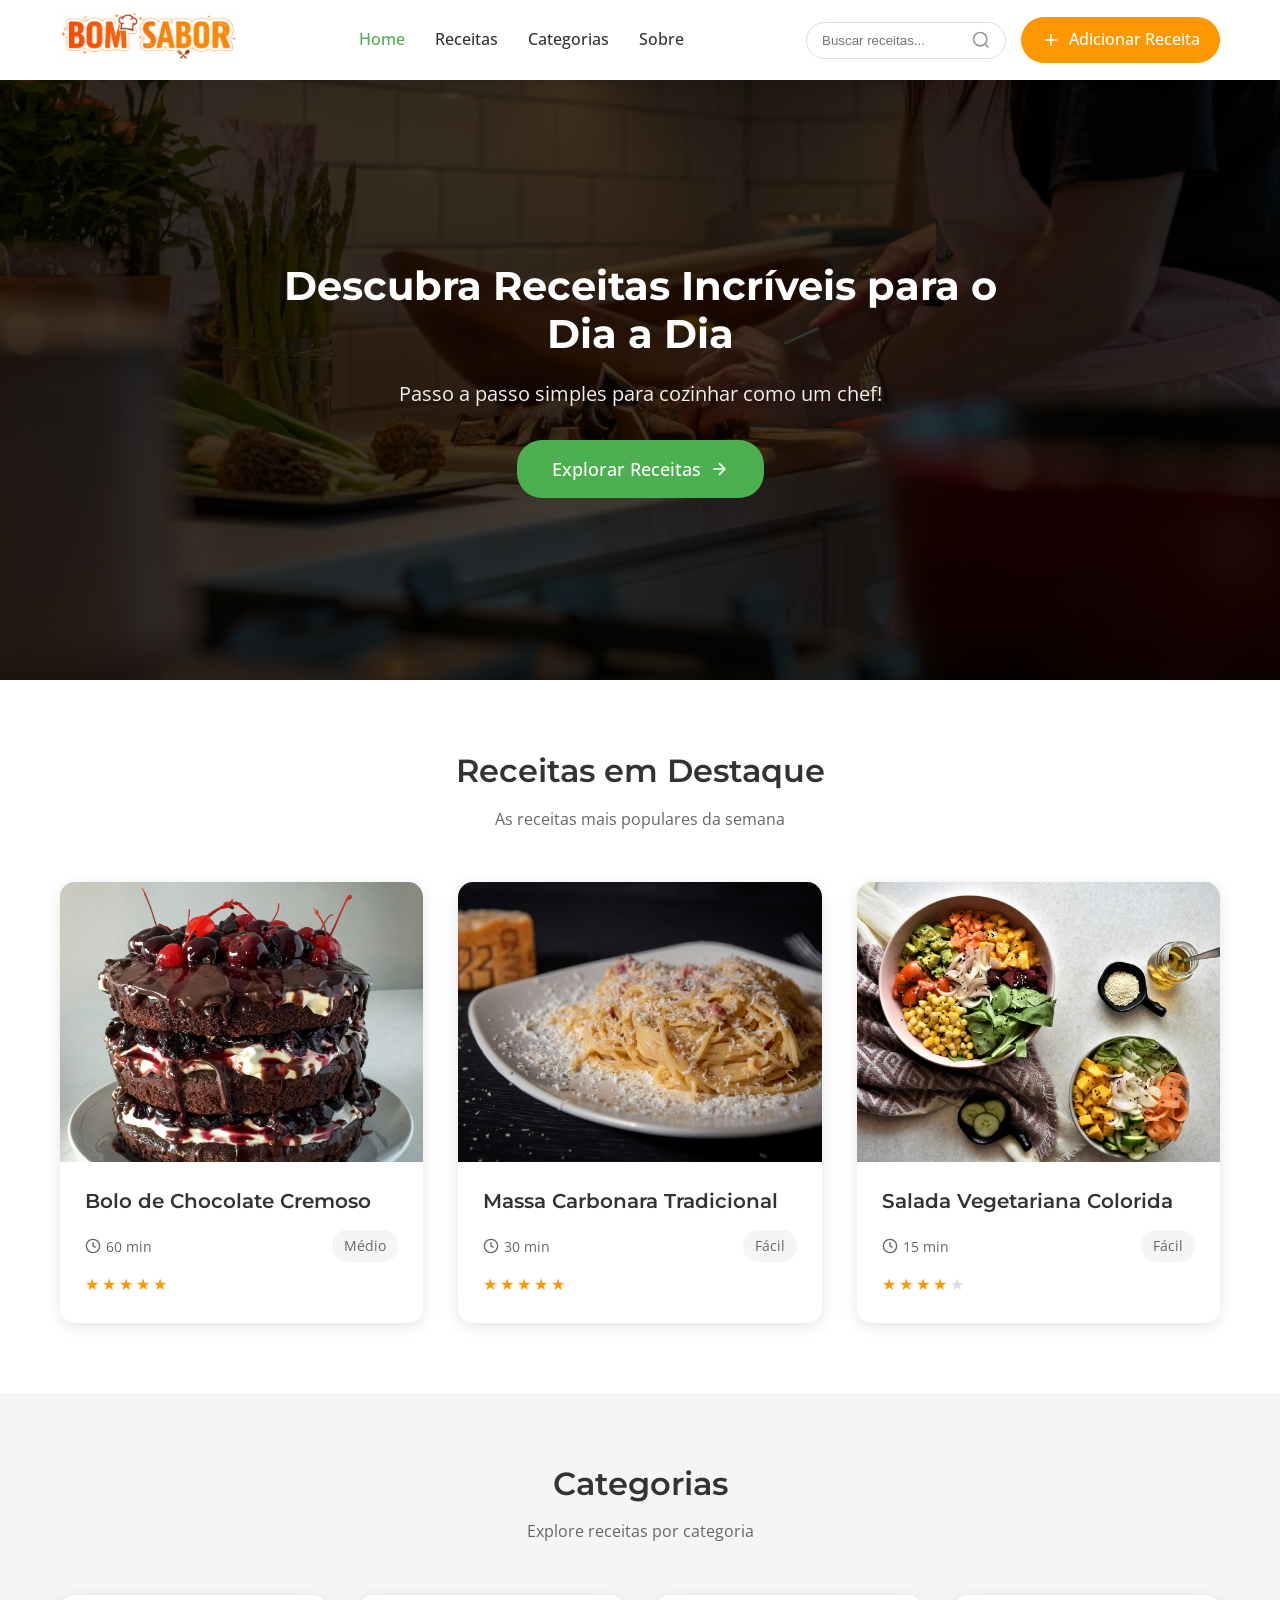
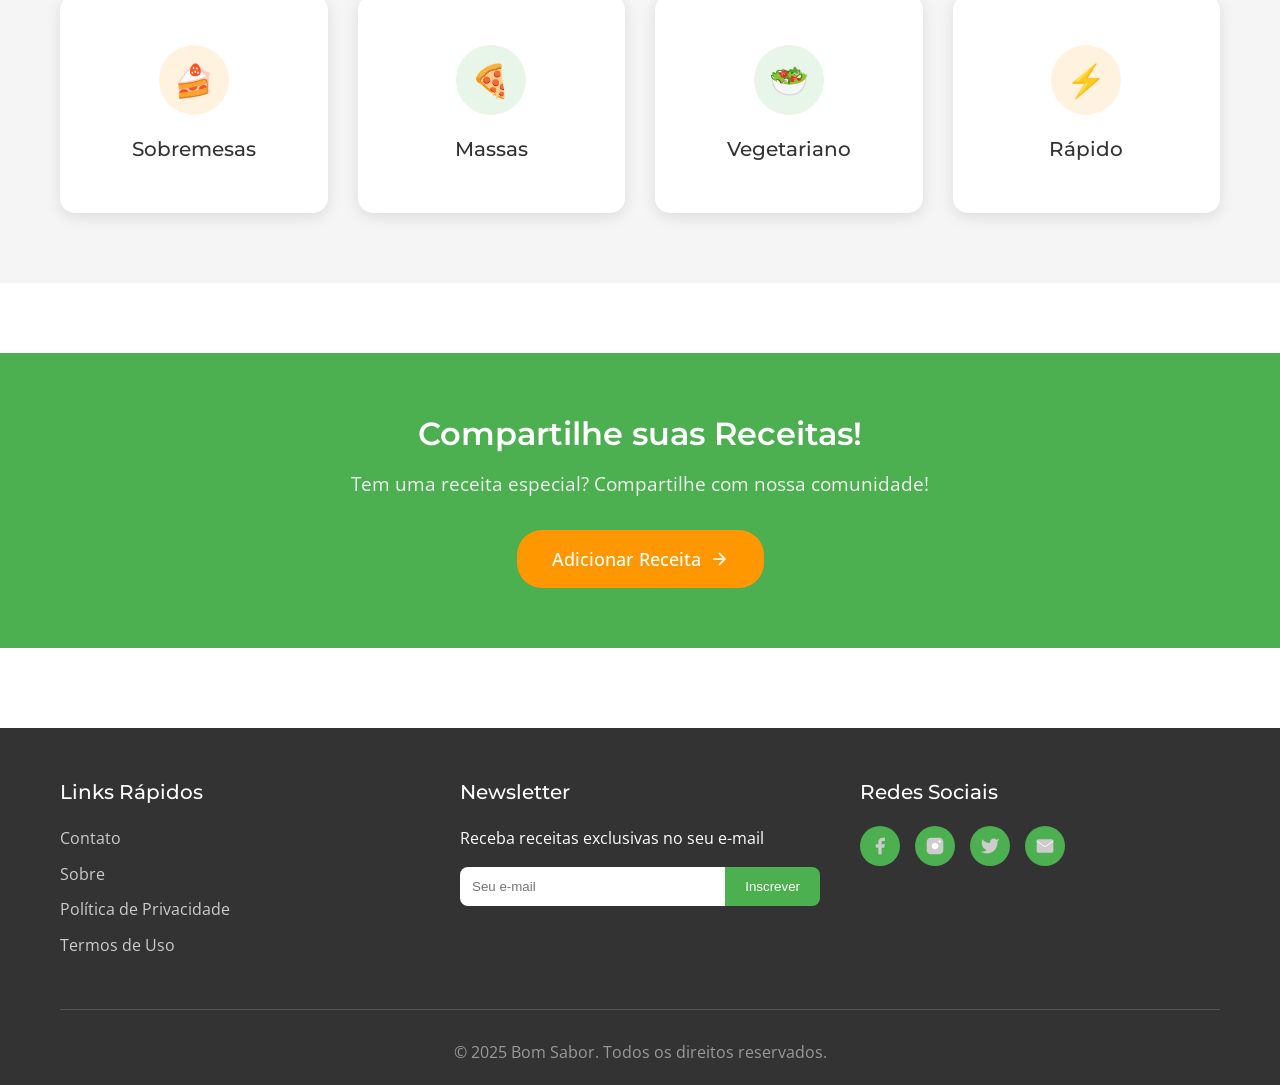
<file: index.html>
<!DOCTYPE html>
<html lang="pt-BR">
<head>
  <meta charset="UTF-8">
  <meta name="viewport" content="width=device-width, initial-scale=1.0">
  <title>Bom Sabor - Receitas Fáceis</title>
  <link rel="stylesheet" href="css/style.css">
  <link rel="shortcut icon" href="img/icone-bomsabor.png" type="image/x-icon">
</head>
<body>
  <!-- Cabeçalho -->
  <header id="header">
    <div class="container">
      <div class="header-content">
        <a href="#home" class="logo">
          <img src="img/logo-bomsabor.png" alt="Bom Sabor">
        </a>

        <nav class="nav-menu">
          <a href="#home" class="nav-link active">Home</a>
          <a href="#receitas" class="nav-link">Receitas</a>
          <a href="#categorias" class="nav-link">Categorias</a>
          <a href="sobre.html" class="nav-link">Sobre</a>
        </nav>

        <div class="header-actions">
          <div class="search-box">
            <input type="text" id="searchInput" placeholder="Buscar receitas...">
            <svg class="search-icon" width="20" height="20" viewBox="0 0 24 24" fill="none" stroke="currentColor" stroke-width="2">
              <circle cx="11" cy="11" r="8"></circle>
              <path d="m21 21-4.35-4.35"></path>
            </svg>
          </div>
          <a href="#adicionar" class="btn btn-primary">
            <svg width="20" height="20" viewBox="0 0 24 24" fill="none" stroke="currentColor" stroke-width="2">
              <path d="M12 5v14M5 12h14"/>
            </svg>
            <span class="btn-text">Adicionar Receita</span>
          </a>
        </div>

      </div>
    </div>
  </header>

  <!-- Conteúdo Main -->
  <main id="mainContent"></main>

  <!-- Rodapé -->
  <footer id="footer">
    <div class="container">
      <div class="footer-content">
        <div class="footer-section">
          <h4>Links Rápidos</h4>
          <ul>
            <li><a href="contato.html">Contato</a></li>
            <li><a href="sobre.html">Sobre</a></li>
            <li><a href="#privacidade">Política de Privacidade</a></li>
            <li><a href="#termos">Termos de Uso</a></li>
          </ul>
        </div>

        <div class="footer-section">
          <h4>Newsletter</h4>
          <p>Receba receitas exclusivas no seu e-mail</p>
          <form id="newsletterForm" class="newsletter-form">
            <input type="email" placeholder="Seu e-mail" required>
            <button type="submit">Inscrever</button>
          </form>
          <p id="newsletterMsg" class="newsletter-msg"></p>
        </div>

        <div class="footer-section">
          <h4>Redes Sociais</h4>
          <div class="social-icons">
            <a href="#" class="social-icon">
              <svg width="20" height="20" viewBox="0 0 24 24" fill="currentColor">
                <path d="M18 2h-3a5 5 0 0 0-5 5v3H7v4h3v8h4v-8h3l1-4h-4V7a1 1 0 0 1 1-1h3z"></path>
              </svg>
            </a>
            <a href="#" class="social-icon">
              <svg width="20" height="20" viewBox="0 0 24 24" fill="currentColor">
                <rect x="2" y="2" width="20" height="20" rx="5" ry="5"></rect>
                <path d="M16 11.37A4 4 0 1 1 12.63 8 4 4 0 0 1 16 11.37z" fill="#fff"></path>
                <circle cx="17.5" cy="6.5" r="1.5" fill="#fff"></circle>
              </svg>
            </a>
            <a href="#" class="social-icon">
              <svg width="20" height="20" viewBox="0 0 24 24" fill="currentColor">
                <path d="M23 3a10.9 10.9 0 0 1-3.14 1.53 4.48 4.48 0 0 0-7.86 3v1A10.66 10.66 0 0 1 3 4s-4 9 5 13a11.64 11.64 0 0 1-7 2c9 5 20 0 20-11.5a4.5 4.5 0 0 0-.08-.83A7.72 7.72 0 0 0 23 3z"></path>
              </svg>
            </a>
            <a href="#" class="social-icon">
              <svg width="20" height="20" viewBox="0 0 24 24" fill="currentColor">
                <path d="M4 4h16c1.1 0 2 .9 2 2v12c0 1.1-.9 2-2 2H4c-1.1 0-2-.9-2-2V6c0-1.1.9-2 2-2z"></path>
                <polyline points="22,6 12,13 2,6" stroke="#fff" fill="none"></polyline>
              </svg>
            </a>
          </div>
        </div>
      </div>

      <div class="footer-bottom">
        <p>&copy; 2025 Bom Sabor. Todos os direitos reservados.</p>
      </div>
    </div>
  </footer>

  <script src="js/script.js"></script>
</body>
</html>
</file>
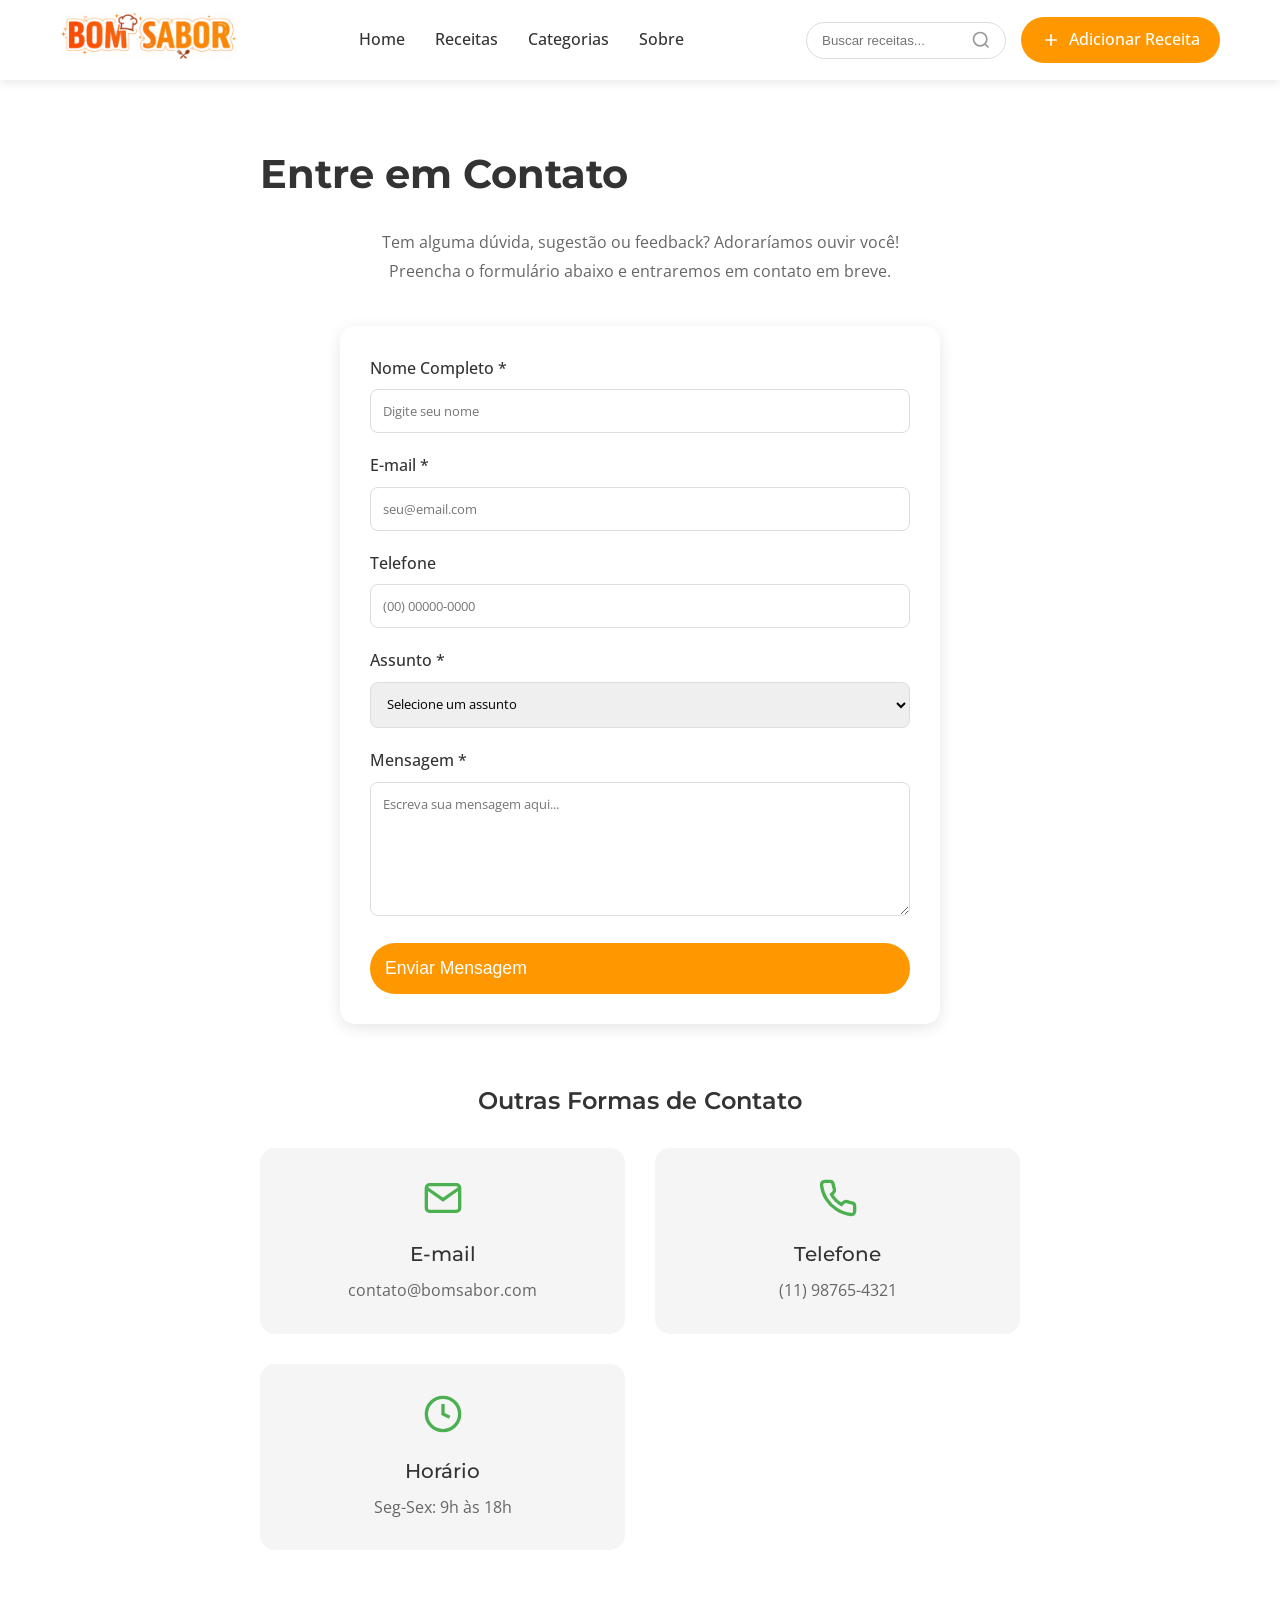
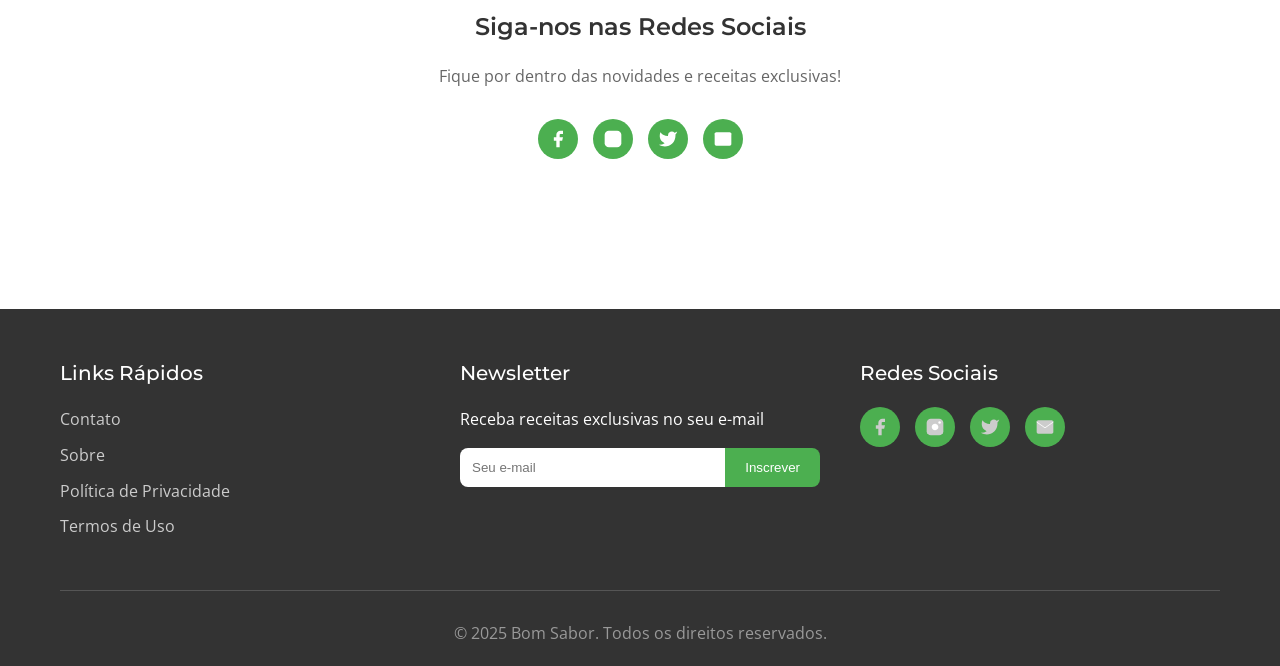
<file: contato.html>
<!DOCTYPE html>
<html lang="pt-BR">
<head>
  <meta charset="UTF-8">
  <meta name="viewport" content="width=device-width, initial-scale=1.0">
  <title>Contato - Bom Sabor</title>
  <link rel="stylesheet" href="css/style.css">
  <link rel="shortcut icon" href="img/icone-bomsabor.png" type="image/x-icon">
</head>
<body>
  <!-- Cabeçalho -->
  <header id="header">
    <div class="container">
      <div class="header-content">
        <a href="index.html" class="logo">
          <img src="img/logo-bomsabor.png" alt="Bom Sabor">
        </a>

        <nav class="nav-menu">
          <a href="index.html" class="nav-link">Home</a>
          <a href="index.html#receitas" class="nav-link">Receitas</a>
          <a href="index.html#categorias" class="nav-link">Categorias</a>
          <a href="sobre.html" class="nav-link">Sobre</a>
        </nav>

        <div class="header-actions">
          <div class="search-box">
            <input type="text" id="searchInput" placeholder="Buscar receitas...">
            <svg class="search-icon" width="20" height="20" viewBox="0 0 24 24" fill="none" stroke="currentColor" stroke-width="2">
              <circle cx="11" cy="11" r="8"></circle>
              <path d="m21 21-4.35-4.35"></path>
            </svg>
          </div>
          <a href="index.html#adicionar" class="btn btn-primary">
            <svg width="20" height="20" viewBox="0 0 24 24" fill="none" stroke="currentColor" stroke-width="2">
              <path d="M12 5v14M5 12h14"/>
            </svg>
            <span class="btn-text">Adicionar Receita</span>
          </a>
        </div>

      </div>
    </div>
  </header>

  <!-- Conteúdo do main -->
  <main>
    <section class="section">
      <div class="container" style="max-width: 800px;">
        <h1 style="margin-bottom: 30px;">Entre em Contato</h1>
        
        <p style="margin-bottom: 40px; line-height: 1.8; text-align: center; color: #666;">
          Tem alguma dúvida, sugestão ou feedback? Adoraríamos ouvir você!<br>
          Preencha o formulário abaixo e entraremos em contato em breve.
        </p>

        <div class="form-box" style="max-width: 600px; margin: 0 auto;">
          <form onsubmit="event.preventDefault(); alert('Mensagem enviada com sucesso! Entraremos em contato em breve.'); this.reset();">
            <div class="form-group">
              <label for="nome">Nome Completo *</label>
              <input type="text" id="nome" placeholder="Digite seu nome" required>
            </div>

            <div class="form-group">
              <label for="email">E-mail *</label>
              <input type="email" id="email" placeholder="seu@email.com" required>
            </div>

            <div class="form-group">
              <label for="telefone">Telefone</label>
              <input type="tel" id="telefone" placeholder="(00) 00000-0000">
            </div>

            <div class="form-group">
              <label for="assunto">Assunto *</label>
              <select id="assunto" required>
                <option value="">Selecione um assunto</option>
                <option value="duvida">Dúvida</option>
                <option value="sugestao">Sugestão</option>
                <option value="problema">Reportar Problema</option>
                <option value="parceria">Parceria</option>
                <option value="outro">Outro</option>
              </select>
            </div>

            <div class="form-group">
              <label for="mensagem">Mensagem *</label>
              <textarea id="mensagem" rows="6" placeholder="Escreva sua mensagem aqui..." required></textarea>
            </div>

            <button type="submit" class="btn btn-primary" style="width: 100%; padding: 15px; font-size: 1.1rem;">
              Enviar Mensagem
            </button>
          </form>
        </div>

        <!-- Informação de contato -->
        <div style="margin-top: 60px; text-align: center;">
          <h3 style="margin-bottom: 30px;">Outras Formas de Contato</h3>
          
          <div style="display: grid; grid-template-columns: repeat(auto-fit, minmax(250px, 1fr)); gap: 30px; max-width: 800px; margin: 0 auto;">
            <div style="padding: 30px; background: #f5f5f5; border-radius: 15px;">
              <svg width="40" height="40" viewBox="0 0 24 24" fill="none" stroke="#4CAF50" stroke-width="2" style="margin-bottom: 15px;">
                <path d="M4 4h16c1.1 0 2 .9 2 2v12c0 1.1-.9 2-2 2H4c-1.1 0-2-.9-2-2V6c0-1.1.9-2 2-2z"></path>
                <polyline points="22,6 12,13 2,6"></polyline>
              </svg>
              <h4 style="margin-bottom: 10px;">E-mail</h4>
              <p style="color: #666;">contato@bomsabor.com</p>
            </div>

            <div style="padding: 30px; background: #f5f5f5; border-radius: 15px;">
              <svg width="40" height="40" viewBox="0 0 24 24" fill="none" stroke="#4CAF50" stroke-width="2" style="margin-bottom: 15px;">
                <path d="M22 16.92v3a2 2 0 0 1-2.18 2 19.79 19.79 0 0 1-8.63-3.07 19.5 19.5 0 0 1-6-6 19.79 19.79 0 0 1-3.07-8.67A2 2 0 0 1 4.11 2h3a2 2 0 0 1 2 1.72 12.84 12.84 0 0 0 .7 2.81 2 2 0 0 1-.45 2.11L8.09 9.91a16 16 0 0 0 6 6l1.27-1.27a2 2 0 0 1 2.11-.45 12.84 12.84 0 0 0 2.81.7A2 2 0 0 1 22 16.92z"></path>
              </svg>
              <h4 style="margin-bottom: 10px;">Telefone</h4>
              <p style="color: #666;">(11) 98765-4321</p>
            </div>

            <div style="padding: 30px; background: #f5f5f5; border-radius: 15px;">
              <svg width="40" height="40" viewBox="0 0 24 24" fill="none" stroke="#4CAF50" stroke-width="2" style="margin-bottom: 15px;">
                <circle cx="12" cy="12" r="10"></circle>
                <polyline points="12 6 12 12 16 14"></polyline>
              </svg>
              <h4 style="margin-bottom: 10px;">Horário</h4>
              <p style="color: #666;">Seg-Sex: 9h às 18h</p>
            </div>
          </div>
        </div>

        <!-- Redes Sociais -->
        <div style="margin-top: 60px; text-align: center;">
          <h3 style="margin-bottom: 20px;">Siga-nos nas Redes Sociais</h3>
          <p style="color: #666; margin-bottom: 30px;">Fique por dentro das novidades e receitas exclusivas!</p>
          
          <div class="social-icons" style="justify-content: center;">
            <a href="#" class="social-icon">
              <svg width="20" height="20" viewBox="0 0 24 24" fill="currentColor">
                <path d="M18 2h-3a5 5 0 0 0-5 5v3H7v4h3v8h4v-8h3l1-4h-4V7a1 1 0 0 1 1-1h3z"></path>
              </svg>
            </a>
            <a href="#" class="social-icon">
              <svg width="20" height="20" viewBox="0 0 24 24" fill="currentColor">
                <rect x="2" y="2" width="20" height="20" rx="5" ry="5"></rect>
                <path d="M16 11.37A4 4 0 1 1 12.63 8 4 4 0 0 1 16 11.37z" fill="#fff"></path>
                <circle cx="17.5" cy="6.5" r="1.5" fill="#fff"></circle>
              </svg>
            </a>
            <a href="#" class="social-icon">
              <svg width="20" height="20" viewBox="0 0 24 24" fill="currentColor">
                <path d="M23 3a10.9 10.9 0 0 1-3.14 1.53 4.48 4.48 0 0 0-7.86 3v1A10.66 10.66 0 0 1 3 4s-4 9 5 13a11.64 11.64 0 0 1-7 2c9 5 20 0 20-11.5a4.5 4.5 0 0 0-.08-.83A7.72 7.72 0 0 0 23 3z"></path>
              </svg>
            </a>
            <a href="#" class="social-icon">
              <svg width="20" height="20" viewBox="0 0 24 24" fill="currentColor">
                <path d="M4 4h16c1.1 0 2 .9 2 2v12c0 1.1-.9 2-2 2H4c-1.1 0-2-.9-2-2V6c0-1.1.9-2 2-2z"></path>
                <polyline points="22,6 12,13 2,6" stroke="#fff" fill="none"></polyline>
              </svg>
            </a>
          </div>
        </div>
      </div>
    </section>
  </main>

  <!-- Rodapé -->
  <footer id="footer">
    <div class="container">
      <div class="footer-content">
        <div class="footer-section">
          <h4>Links Rápidos</h4>
          <ul>
            <li><a href="contato.html">Contato</a></li>
            <li><a href="sobre.html">Sobre</a></li>
            <li><a href="#privacidade">Política de Privacidade</a></li>
            <li><a href="#termos">Termos de Uso</a></li>
          </ul>
        </div>

        <div class="footer-section">
          <h4>Newsletter</h4>
          <p>Receba receitas exclusivas no seu e-mail</p>
          <form class="newsletter-form" onsubmit="event.preventDefault(); alert('Obrigado por se inscrever!');">
            <input type="email" placeholder="Seu e-mail" required>
            <button type="submit">Inscrever</button>
          </form>
        </div>

        <div class="footer-section">
          <h4>Redes Sociais</h4>
          <div class="social-icons">
            <a href="#" class="social-icon">
              <svg width="20" height="20" viewBox="0 0 24 24" fill="currentColor">
                <path d="M18 2h-3a5 5 0 0 0-5 5v3H7v4h3v8h4v-8h3l1-4h-4V7a1 1 0 0 1 1-1h3z"></path>
              </svg>
            </a>
            <a href="#" class="social-icon">
              <svg width="20" height="20" viewBox="0 0 24 24" fill="currentColor">
                <rect x="2" y="2" width="20" height="20" rx="5" ry="5"></rect>
                <path d="M16 11.37A4 4 0 1 1 12.63 8 4 4 0 0 1 16 11.37z" fill="#fff"></path>
                <circle cx="17.5" cy="6.5" r="1.5" fill="#fff"></circle>
              </svg>
            </a>
            <a href="#" class="social-icon">
              <svg width="20" height="20" viewBox="0 0 24 24" fill="currentColor">
                <path d="M23 3a10.9 10.9 0 0 1-3.14 1.53 4.48 4.48 0 0 0-7.86 3v1A10.66 10.66 0 0 1 3 4s-4 9 5 13a11.64 11.64 0 0 1-7 2c9 5 20 0 20-11.5a4.5 4.5 0 0 0-.08-.83A7.72 7.72 0 0 0 23 3z"></path>
              </svg>
            </a>
            <a href="#" class="social-icon">
              <svg width="20" height="20" viewBox="0 0 24 24" fill="currentColor">
                <path d="M4 4h16c1.1 0 2 .9 2 2v12c0 1.1-.9 2-2 2H4c-1.1 0-2-.9-2-2V6c0-1.1.9-2 2-2z"></path>
                <polyline points="22,6 12,13 2,6" stroke="#fff" fill="none"></polyline>
              </svg>
            </a>
          </div>
        </div>
      </div>

      <div class="footer-bottom">
        <p>&copy; 2025 Bom Sabor. Todos os direitos reservados.</p>
      </div>
    </div>
  </footer>
</body>
</html>
</file>
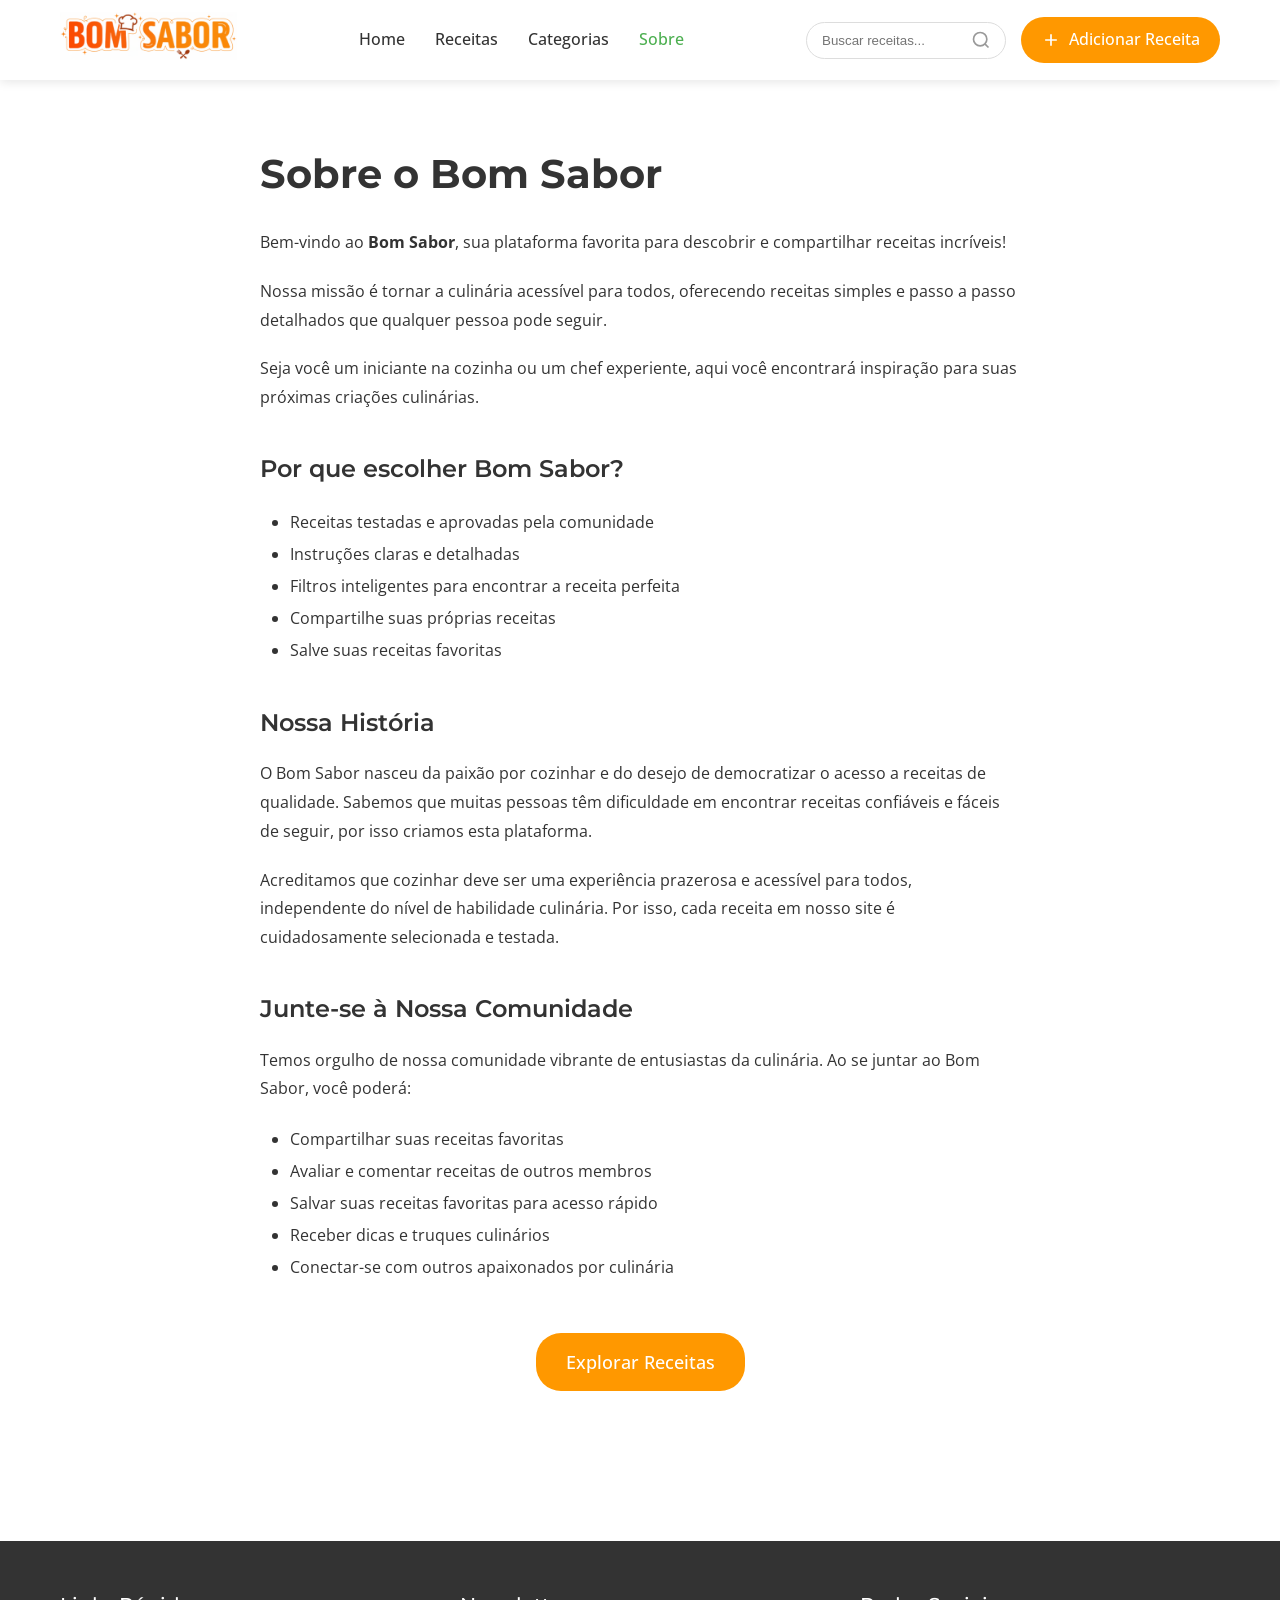
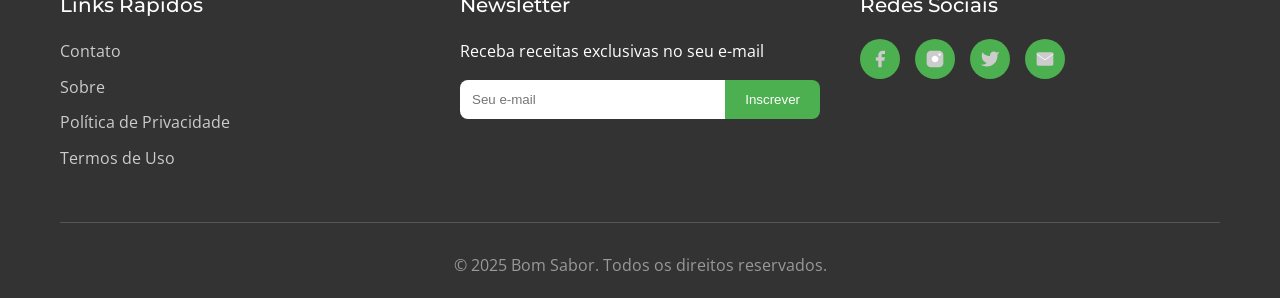
<file: sobre.html>
<!DOCTYPE html>
<html lang="pt-BR">
<head>
  <meta charset="UTF-8">
  <meta name="viewport" content="width=device-width, initial-scale=1.0">
  <title>Sobre - Bom Sabor</title>
  <link rel="stylesheet" href="css/style.css">
  <link rel="shortcut icon" href="img/icone-bomsabor.png" type="image/x-icon">
</head>
<body>
  <!-- Cabeçalho -->
  <header id="header">
    <div class="container">
      <div class="header-content">
        <a href="index.html" class="logo">
          <img src="img/logo-bomsabor.png" alt="Bom Sabor">
        </a>

        <nav class="nav-menu">
          <a href="index.html" class="nav-link">Home</a>
          <a href="index.html#receitas" class="nav-link">Receitas</a>
          <a href="index.html#categorias" class="nav-link">Categorias</a>
          <a href="sobre.html" class="nav-link active">Sobre</a>
        </nav>

        <div class="header-actions">
          <div class="search-box">
            <input type="text" id="searchInput" placeholder="Buscar receitas...">
            <svg class="search-icon" width="20" height="20" viewBox="0 0 24 24" fill="none" stroke="currentColor" stroke-width="2">
              <circle cx="11" cy="11" r="8"></circle>
              <path d="m21 21-4.35-4.35"></path>
            </svg>
          </div>
          <a href="index.html#adicionar" class="btn btn-primary">
            <svg width="20" height="20" viewBox="0 0 24 24" fill="none" stroke="currentColor" stroke-width="2">
              <path d="M12 5v14M5 12h14"/>
            </svg>
            <span class="btn-text">Adicionar Receita</span>
          </a>
        </div>

      </div>
    </div>
  </header>

  <!-- Conteúdo do Main -->
  <main>
    <section class="section">
      <div class="container" style="max-width: 800px;">
        <h1 style="margin-bottom: 30px;">Sobre o Bom Sabor</h1>
        
        <p style="margin-bottom: 20px; line-height: 1.8;">
          Bem-vindo ao <strong>Bom Sabor</strong>, sua plataforma favorita para descobrir e compartilhar receitas incríveis!
        </p>
        
        <p style="margin-bottom: 20px; line-height: 1.8;">
          Nossa missão é tornar a culinária acessível para todos, oferecendo receitas simples e passo a passo detalhados que qualquer pessoa pode seguir.
        </p>
        
        <p style="margin-bottom: 40px; line-height: 1.8;">
          Seja você um iniciante na cozinha ou um chef experiente, aqui você encontrará inspiração para suas próximas criações culinárias.
        </p>
        
        <h3 style="margin-bottom: 20px;">Por que escolher Bom Sabor?</h3>
        
        <ul style="list-style: disc; padding-left: 30px; line-height: 2; margin-bottom: 40px;">
          <li>Receitas testadas e aprovadas pela comunidade</li>
          <li>Instruções claras e detalhadas</li>
          <li>Filtros inteligentes para encontrar a receita perfeita</li>
          <li>Compartilhe suas próprias receitas</li>
          <li>Salve suas receitas favoritas</li>
        </ul>

        <h3 style="margin-bottom: 20px;">Nossa História</h3>
        
        <p style="margin-bottom: 20px; line-height: 1.8;">
          O Bom Sabor nasceu da paixão por cozinhar e do desejo de democratizar o acesso a receitas de qualidade. Sabemos que muitas pessoas têm dificuldade em encontrar receitas confiáveis e fáceis de seguir, por isso criamos esta plataforma.
        </p>
        
        <p style="margin-bottom: 40px; line-height: 1.8;">
          Acreditamos que cozinhar deve ser uma experiência prazerosa e acessível para todos, independente do nível de habilidade culinária. Por isso, cada receita em nosso site é cuidadosamente selecionada e testada.
        </p>

        <h3 style="margin-bottom: 20px;">Junte-se à Nossa Comunidade</h3>
        
        <p style="margin-bottom: 20px; line-height: 1.8;">
          Temos orgulho de nossa comunidade vibrante de entusiastas da culinária. Ao se juntar ao Bom Sabor, você poderá:
        </p>
        
        <ul style="list-style: disc; padding-left: 30px; line-height: 2; margin-bottom: 40px;">
          <li>Compartilhar suas receitas favoritas</li>
          <li>Avaliar e comentar receitas de outros membros</li>
          <li>Salvar suas receitas favoritas para acesso rápido</li>
          <li>Receber dicas e truques culinários</li>
          <li>Conectar-se com outros apaixonados por culinária</li>
        </ul>

        <div style="text-align: center; margin-top: 50px;">
          <a href="index.html" class="btn btn-primary" style="padding: 15px 30px; font-size: 1.1rem;">
            Explorar Receitas
          </a>
        </div>
      </div>
    </section>
  </main>

  <!-- Rodapé -->
  <footer id="footer">
    <div class="container">
      <div class="footer-content">
        <div class="footer-section">
          <h4>Links Rápidos</h4>
          <ul>
            <li><a href="contato.html">Contato</a></li>
            <li><a href="sobre.html">Sobre</a></li>
            <li><a href="#privacidade">Política de Privacidade</a></li>
            <li><a href="#termos">Termos de Uso</a></li>
          </ul>
        </div>

        <div class="footer-section">
          <h4>Newsletter</h4>
          <p>Receba receitas exclusivas no seu e-mail</p>
          <form class="newsletter-form" onsubmit="event.preventDefault(); alert('Obrigado por se inscrever!');">
            <input type="email" placeholder="Seu e-mail" required>
            <button type="submit">Inscrever</button>
          </form>
        </div>

        <div class="footer-section">
          <h4>Redes Sociais</h4>
          <div class="social-icons">
            <a href="#" class="social-icon">
              <svg width="20" height="20" viewBox="0 0 24 24" fill="currentColor">
                <path d="M18 2h-3a5 5 0 0 0-5 5v3H7v4h3v8h4v-8h3l1-4h-4V7a1 1 0 0 1 1-1h3z"></path>
              </svg>
            </a>
            <a href="#" class="social-icon">
              <svg width="20" height="20" viewBox="0 0 24 24" fill="currentColor">
                <rect x="2" y="2" width="20" height="20" rx="5" ry="5"></rect>
                <path d="M16 11.37A4 4 0 1 1 12.63 8 4 4 0 0 1 16 11.37z" fill="#fff"></path>
                <circle cx="17.5" cy="6.5" r="1.5" fill="#fff"></circle>
              </svg>
            </a>
            <a href="#" class="social-icon">
              <svg width="20" height="20" viewBox="0 0 24 24" fill="currentColor">
                <path d="M23 3a10.9 10.9 0 0 1-3.14 1.53 4.48 4.48 0 0 0-7.86 3v1A10.66 10.66 0 0 1 3 4s-4 9 5 13a11.64 11.64 0 0 1-7 2c9 5 20 0 20-11.5a4.5 4.5 0 0 0-.08-.83A7.72 7.72 0 0 0 23 3z"></path>
              </svg>
            </a>
            <a href="#" class="social-icon">
              <svg width="20" height="20" viewBox="0 0 24 24" fill="currentColor">
                <path d="M4 4h16c1.1 0 2 .9 2 2v12c0 1.1-.9 2-2 2H4c-1.1 0-2-.9-2-2V6c0-1.1.9-2 2-2z"></path>
                <polyline points="22,6 12,13 2,6" stroke="#fff" fill="none"></polyline>
              </svg>
            </a>
          </div>
        </div>
      </div>

      <div class="footer-bottom">
        <p>&copy; 2025 Bom Sabor. Todos os direitos reservados.</p>
      </div>
    </div>
  </footer>
</body>
</html>
</file>
<file: css/style.css>
@import url('https://fonts.googleapis.com/css2?family=Montserrat:wght@400;500;600;700&family=Open+Sans:wght@300;400;500;600&display=swap');

:root {
  --color-primary: #4CAF50;
  --color-accent: #FF9800;
  --color-white: #FFFFFF;
  --color-gray-light: #F5F5F5;
  --color-gray-dark: #333333;
}

* {
  margin: 0;
  padding: 0;
  box-sizing: border-box;
}

body {
  font-family: 'Open Sans', sans-serif;
  color: var(--color-gray-dark);
  background-color: var(--color-white);
  line-height: 1.6;
}

h1, h2, h3, h4, h5, h6 {
  font-family: 'Montserrat', sans-serif;
}

h1 {
  font-size: 2.5rem;
  font-weight: 700;
  line-height: 1.2;
}

h2 {
  font-size: 2rem;
  font-weight: 600;
  line-height: 1.3;
}

h3 {
  font-size: 1.5rem;
  font-weight: 600;
  line-height: 1.4;
}

h4 {
  font-size: 1.25rem;
  font-weight: 500;
  line-height: 1.4;
}

.container {
  max-width: 1200px;
  margin: 0 auto;
  padding: 0 20px;
}

/* Cabeçalho */
#header {
  background: white;
  box-shadow: 0 2px 10px rgba(0, 0, 0, 0.1);
  position: sticky;
  top: 0;
  z-index: 1000;
}

.header-content {
  display: flex;
  align-items: center;
  justify-content: space-between;
  height: 80px;
}

.logo img {
  height: 48px;
  transition: opacity 0.3s;
}

.logo:hover img {
  opacity: 0.8;
}

.nav-menu {
  display: flex;
  gap: 30px;
}

.nav-link {
  text-decoration: none;
  color: var(--color-gray-dark);
  font-weight: 500;
  transition: color 0.3s;
}

.nav-link:hover,
.nav-link.active {
  color: var(--color-primary);
}

.header-actions {
  display: flex;
  align-items: center;
  gap: 15px;
}

.search-box {
  position: relative;
}

.search-box input {
  padding: 10px 40px 10px 15px;
  border: 1px solid #ddd;
  border-radius: 25px;
  width: 200px;
  outline: none;
  transition: border-color 0.3s;
}

.search-box input:focus {
  border-color: var(--color-primary);
}

.search-icon {
  position: absolute;
  right: 15px;
  top: 50%;
  transform: translateY(-50%);
  color: #999;
}

.btn {
  display: inline-flex;
  align-items: center;
  gap: 8px;
  padding: 10px 20px;
  border-radius: 25px;
  text-decoration: none;
  font-weight: 500;
  transition: all 0.3s;
  border: none;
  cursor: pointer;
}

.btn-primary {
  background: var(--color-accent);
  color: white;
}

.btn-primary:hover {
  opacity: 0.9;
  transform: translateY(-2px);
  box-shadow: 0 4px 12px rgba(255, 152, 0, 0.3);
}

/* Seção Hero */
.hero {
  height: 600px;
  background-size: cover;
  background-position: center;
  display: flex;
  align-items: center;
  justify-content: center;
  text-align: center;
  color: white;
  position: relative;
}

.hero::before {
  content: '';
  position: absolute;
  inset: 0;
  background: rgba(0, 0, 0, 0.5);
}

.hero-content {
  position: relative;
  z-index: 1;
  max-width: 800px;
  padding: 0 20px;
}

.hero h1 {
  color: white;
  margin-bottom: 20px;
}

.hero p {
  font-size: 1.25rem;
  margin-bottom: 30px;
  color: #f0f0f0;
}

.btn-hero {
  background: var(--color-primary);
  color: white;
  padding: 15px 35px;
  font-size: 1.1rem;
}

.btn-hero:hover {
  box-shadow: 0 6px 20px rgba(76, 175, 80, 0.4);
}

/* Seção */
.section {
  padding: 70px 0;
}

.section-header {
  text-align: center;
  margin-bottom: 50px;
}

.section-header h2 {
  color: var(--color-gray-dark);
  margin-bottom: 15px;
}

.section-header p {
  color: #666;
}

/* Grid de receitas */
.recipe-grid {
  display: grid;
  grid-template-columns: repeat(auto-fill, minmax(320px, 1fr));
  gap: 35px;
  justify-items: center;
}

.recipe-card {
  background: white;
  border-radius: 15px;
  overflow: hidden;
  box-shadow: 0 4px 15px rgba(0, 0, 0, 0.1);
  transition: all 0.3s;
  cursor: pointer;
  text-decoration: none;
  color: inherit;
  display: block;
  width: 100%;
  max-width: 400px;
}

.recipe-card:hover {
  transform: translateY(-5px);
  box-shadow: 0 8px 25px rgba(0, 0, 0, 0.15);
}

.recipe-card-image {
  position: relative;
  height: 280px;
  overflow: hidden;
}

.recipe-card-image img {
  width: 100%;
  height: 100%;
  object-fit: cover;
  transition: transform 0.3s;
}

.recipe-card:hover .recipe-card-image img {
  transform: scale(1.1);
}

.recipe-card-overlay {
  position: absolute;
  inset: 0;
  background: rgba(0, 0, 0, 0.5);
  display: flex;
  align-items: center;
  justify-content: center;
  opacity: 0;
  transition: opacity 0.3s;
}

.recipe-card:hover .recipe-card-overlay {
  opacity: 1;
}

.recipe-card-overlay .btn {
  background: var(--color-accent);
  color: white;
}

.recipe-card-body {
  padding: 25px;
}

.recipe-card-body h3 {
  color: var(--color-gray-dark);
  margin-bottom: 15px;
  font-size: 1.25rem;
}

.recipe-meta {
  display: flex;
  align-items: center;
  justify-content: space-between;
  font-size: 0.9rem;
  color: #666;
}

.recipe-meta-item {
  display: flex;
  align-items: center;
  gap: 5px;
}

.difficulty-badge {
  padding: 5px 12px;
  background: var(--color-gray-light);
  border-radius: 15px;
  font-size: 0.85rem;
}

.rating {
  display: flex;
  gap: 3px;
  margin-top: 10px;
}

.star {
  color: #ddd;
  font-size: 16px;
}

.star.filled {
  color: var(--color-accent);
}

/* Categorias */
.categories-grid {
  display: grid;
  grid-template-columns: repeat(auto-fill, minmax(220px, 1fr));
  gap: 30px;
}

.category-card {
  background: white;
  padding: 50px 30px;
  border-radius: 15px;
  text-align: center;
  box-shadow: 0 4px 15px rgba(0, 0, 0, 0.1);
  transition: all 0.3s;
  text-decoration: none;
  color: inherit;
}

.category-card:hover {
  transform: translateY(-5px);
  box-shadow: 0 8px 25px rgba(0, 0, 0, 0.15);
}

.category-icon {
  width: 70px;
  height: 70px;
  margin: 0 auto 20px;
  border-radius: 50%;
  display: flex;
  align-items: center;
  justify-content: center;
}

.category-icon svg {
  width: 32px;
  height: 32px;
}

/* Filtros */
.filters-container {
  display: grid;
  grid-template-columns: 300px 1fr;
  gap: 30px;
  margin-bottom: 30px;
}

.filters {
  background: white;
  padding: 25px;
  border-radius: 15px;
  box-shadow: 0 4px 15px rgba(0, 0, 0, 0.1);
  height: fit-content;
  position: sticky;
  top: 100px;
}

.filter-group {
  margin-bottom: 25px;
}

.filter-group label {
  display: block;
  margin-bottom: 10px;
  font-weight: 500;
  color: var(--color-gray-dark);
}

.filter-group select,
.filter-group input[type="range"] {
  width: 100%;
  padding: 10px;
  border: 1px solid #ddd;
  border-radius: 8px;
  outline: none;
}

.filter-group select:focus {
  border-color: var(--color-primary);
}

.difficulty-buttons {
  display: flex;
  flex-direction: column;
  gap: 10px;
}

.difficulty-btn {
  padding: 10px;
  border: none;
  border-radius: 8px;
  background: var(--color-gray-light);
  color: var(--color-gray-dark);
  cursor: pointer;
  transition: all 0.3s;
  font-size: 0.9rem;
}

.difficulty-btn:hover {
  background: #e0e0e0;
}

.difficulty-btn.active {
  background: var(--color-primary);
  color: white;
}

.range-labels {
  display: flex;
  justify-content: space-between;
  font-size: 0.85rem;
  color: #666;
  margin-top: 5px;
}

input[type="range"] {
  -webkit-appearance: none;
  appearance: none;
  height: 8px;
  background: #ddd;
  border-radius: 5px;
  outline: none;
}

input[type="range"]::-webkit-slider-thumb {
  -webkit-appearance: none;
  appearance: none;
  width: 20px;
  height: 20px;
  background: var(--color-primary);
  border-radius: 50%;
  cursor: pointer;
}

input[type="range"]::-moz-range-thumb {
  width: 20px;
  height: 20px;
  background: var(--color-primary);
  border-radius: 50%;
  cursor: pointer;
  border: none;
}

.btn-secondary {
  background: transparent;
  border: 2px solid var(--color-primary);
  color: var(--color-primary);
  width: 100%;
}

.btn-secondary:hover {
  background: var(--color-gray-light);
}

/* Paginação */
.pagination {
  display: flex;
  justify-content: center;
  gap: 10px;
  margin-top: 40px;
}

.pagination button {
  width: 40px;
  height: 40px;
  border: none;
  border-radius: 8px;
  background: var(--color-gray-light);
  color: var(--color-gray-dark);
  cursor: pointer;
  transition: all 0.3s;
  font-weight: 500;
}

.pagination button:hover {
  background: #e0e0e0;
}

.pagination button.active {
  background: var(--color-primary);
  color: white;
}

/* Detalhes das receitas */
.recipe-detail {
  padding: 40px 0;
}

.recipe-header {
  display: grid;
  grid-template-columns: 1fr 1fr;
  gap: 40px;
  margin-bottom: 50px;
}

.recipe-image {
  border-radius: 16px;
  overflow: hidden;
  box-shadow: 0 6px 25px rgba(0, 0, 0, 0.12);
}

.recipe-image img {
  width: 100%;
  height: 400px;
  object-fit: cover;
}

.recipe-info h1 {
  color: var(--color-gray-dark);
  margin-bottom: 15px;
}

.recipe-description {
  color: #666;
  margin-bottom: 30px;
}

.recipe-stats {
  display: grid;
  grid-template-columns: repeat(3, 1fr);
  gap: 20px;
  margin-bottom: 30px;
}

.stat-item {
  display: flex;
  align-items: center;
  gap: 15px;
}

.stat-icon {
  width: 50px;
  height: 50px;
  border-radius: 50%;
  display: flex;
  align-items: center;
  justify-content: center;
}

.stat-icon svg {
  width: 24px;
  height: 24px;
}

.stat-text p:first-child {
  font-size: 0.9rem;
  color: #666;
}

.stat-text p:last-child {
  font-weight: 600;
  color: var(--color-gray-dark);
}

.recipe-actions {
  display: flex;
  gap: 15px;
  margin-top: 30px;
}

.btn-outline {
  background: transparent;
  border: 2px solid var(--color-primary);
  color: var(--color-primary);
  flex: 1;
}

.btn-outline:hover {
  background: var(--color-gray-light);
}

.btn-outline.saved {
  background: var(--color-primary);
  color: white;
}

.recipe-content {
  display: grid;
  grid-template-columns: 1fr 2fr;
  gap: 40px;
  margin-bottom: 60px;
}

.ingredients-box,
.steps-box,
.comments-box {
  background: white;
  padding: 30px;
  border-radius: 15px;
  box-shadow: 0 4px 15px rgba(0, 0, 0, 0.1);
}

.ingredients-box h3,
.steps-box h3,
.comments-box h3 {
  color: var(--color-gray-dark);
  margin-bottom: 25px;
}

.ingredients-list {
  list-style: none;
}

.ingredients-list li {
  display: flex;
  align-items: flex-start;
  gap: 15px;
  margin-bottom: 15px;
}

.ingredients-list input[type="checkbox"] {
  width: 20px;
  height: 20px;
  margin-top: 3px;
  cursor: pointer;
  accent-color: var(--color-primary);
}

.ingredients-list label {
  flex: 1;
  cursor: pointer;
  color: var(--color-gray-dark);
}

.ingredients-list input:checked + label {
  text-decoration: line-through;
  color: #999;
}

.steps-list {
  list-style: none;
}

.steps-list li {
  display: flex;
  gap: 20px;
  margin-bottom: 25px;
}

.step-number {
  width: 32px;
  height: 32px;
  background: var(--color-accent);
  color: white;
  border-radius: 50%;
  display: flex;
  align-items: center;
  justify-content: center;
  font-weight: 600;
  flex-shrink: 0;
}

.step-text {
  color: var(--color-gray-dark);
  padding-top: 5px;
}

/* Comentários */
.comment-form {
  background: var(--color-gray-light);
  padding: 25px;
  border-radius: 10px;
  margin-bottom: 30px;
}

.comment-form h4 {
  margin-bottom: 20px;
}

.rating-input {
  display: flex;
  gap: 10px;
  margin-bottom: 20px;
}

.rating-input label {
  display: block;
  margin-bottom: 10px;
  font-size: 0.9rem;
}

.star-rating {
  display: flex;
  gap: 5px;
}

.star-rating button {
  background: none;
  border: none;
  cursor: pointer;
  padding: 0;
  transition: transform 0.2s;
}

.star-rating button:hover {
  transform: scale(1.2);
}

.star-rating svg {
  width: 32px;
  height: 32px;
  color: #ddd;
}

.star-rating svg.filled {
  color: var(--color-accent);
  fill: var(--color-accent);
}

.comment-form textarea {
  width: 100%;
  padding: 15px;
  border: 1px solid #ddd;
  border-radius: 8px;
  resize: vertical;
  min-height: 100px;
  outline: none;
  font-family: inherit;
}

.comment-form textarea:focus {
  border-color: var(--color-primary);
}

.comments-list {
  margin-top: 30px;
}

.comment-item {
  padding-bottom: 25px;
  margin-bottom: 25px;
  border-bottom: 1px solid #eee;
}

.comment-item:last-child {
  border-bottom: none;
}

.comment-header {
  display: flex;
  justify-content: space-between;
  align-items: start;
  margin-bottom: 10px;
}

.comment-author {
  font-weight: 600;
  color: var(--color-gray-dark);
}

.comment-date {
  font-size: 0.85rem;
  color: #999;
  margin-top: 2px;
}

.comment-text {
  color: var(--color-gray-dark);
  line-height: 1.6;
}

/* Adicionar receitas */
.form-container {
  display: grid;
  grid-template-columns: 1fr 1fr;
  gap: 40px;
}

.form-box {
  background: white;
  padding: 30px;
  border-radius: 15px;
  box-shadow: 0 4px 15px rgba(0, 0, 0, 0.1);
}

.form-group {
  margin-bottom: 20px;
}

.form-group label {
  display: block;
  margin-bottom: 8px;
  font-weight: 500;
  color: var(--color-gray-dark);
}

.form-group input,
.form-group select,
.form-group textarea {
  width: 100%;
  padding: 12px;
  border: 1px solid #ddd;
  border-radius: 8px;
  outline: none;
  font-family: inherit;
}

.form-group input:focus,
.form-group select:focus,
.form-group textarea:focus {
  border-color: var(--color-primary);
}

.form-grid {
  display: grid;
  grid-template-columns: 1fr 1fr;
  gap: 15px;
}

.dynamic-list {
  margin-top: 15px;
}

.dynamic-item {
  display: flex;
  gap: 10px;
  margin-bottom: 10px;
}

.dynamic-item input,
.dynamic-item textarea {
  flex: 1;
}

.btn-remove {
  background: #ff4444;
  color: white;
  border: none;
  padding: 10px 15px;
  border-radius: 8px;
  cursor: pointer;
  transition: opacity 0.3s;
}

.btn-remove:hover {
  opacity: 0.8;
}

.btn-add {
  background: var(--color-primary);
  color: white;
  border: none;
  padding: 8px 15px;
  border-radius: 8px;
  cursor: pointer;
  display: inline-flex;
  align-items: center;
  gap: 5px;
  margin-top: 10px;
  transition: opacity 0.3s;
}

.btn-add:hover {
  opacity: 0.9;
}

.preview-box {
  background: white;
  padding: 30px;
  border-radius: 15px;
  box-shadow: 0 4px 15px rgba(0, 0, 0, 0.1);
  position: sticky;
  top: 100px;
}

.preview-image {
  width: 100%;
  height: 200px;
  object-fit: cover;
  border-radius: 10px;
  margin-bottom: 20px;
}

.preview-stats {
  display: grid;
  grid-template-columns: repeat(3, 1fr);
  gap: 10px;
  margin-bottom: 20px;
}

.preview-stat {
  background: var(--color-gray-light);
  padding: 10px;
  border-radius: 8px;
  text-align: center;
}

.preview-stat p:first-child {
  font-size: 0.85rem;
  color: #666;
}

.preview-stat p:last-child {
  font-weight: 600;
  color: var(--color-gray-dark);
}

/* Rodapé */
#footer {
  background: var(--color-gray-dark);
  color: white;
  margin-top: 80px;
  padding: 50px 0 20px;
}

.footer-content {
  display: grid;
  grid-template-columns: repeat(auto-fit, minmax(250px, 1fr));
  gap: 40px;
  margin-bottom: 40px;
}

.footer-section h4 {
  color: white;
  margin-bottom: 20px;
}

.footer-section ul {
  list-style: none;
}

.footer-section ul li {
  margin-bottom: 10px;
}

.footer-section a {
  color: #ccc;
  text-decoration: none;
  transition: color 0.3s;
}

.footer-section a:hover {
  color: white;
}

.newsletter-form {
  display: flex;
  margin-top: 15px;
}

.newsletter-form input {
  flex: 1;
  padding: 12px;
  border: none;
  border-radius: 8px 0 0 8px;
  outline: none;
}

.newsletter-form button {
  padding: 12px 20px;
  background: var(--color-primary);
  color: white;
  border: none;
  border-radius: 0 8px 8px 0;
  cursor: pointer;
  transition: opacity 0.3s;
}

.newsletter-form button:hover {
  opacity: 0.9;
}

.newsletter-msg {
  margin-top: 10px;
  color: var(--color-primary);
  font-size: 0.9rem;
}

.social-icons {
  display: flex;
  gap: 15px;
}

.social-icon {
  width: 40px;
  height: 40px;
  background: var(--color-primary);
  border-radius: 50%;
  display: flex;
  align-items: center;
  justify-content: center;
  color: white;
  transition: all 0.3s;
}

.social-icon:hover {
  transform: scale(1.1);
  opacity: 0.9;
}

.footer-bottom {
  text-align: center;
  padding-top: 30px;
  border-top: 1px solid #555;
  color: #999;
}

/* Seção de CTA (Call to Action) */
.cta-wrapper {
  padding: 0 !important;
  margin: 70px 0;
}

.cta-section {
  background: var(--color-primary);
  color: white;
  padding: 60px 0;
  text-align: center;
  width: 100%;
}

.cta-section .container {
  max-width: 1200px;
  margin: 0 auto;
  padding: 0 20px;
}

.cta-section h2 {
  color: white;
  margin-bottom: 15px;
}

.cta-section p {
  font-size: 1.2rem;
  margin-bottom: 30px;
  color: #f0f0f0;
}

.btn-cta {
  background: var(--color-accent);
  color: white;
  padding: 15px 35px;
  font-size: 1.1rem;
}

/* Responsividade */
@media (max-width: 1024px) {
  .filters-container {
    grid-template-columns: 1fr;
  }

  .filters {
    position: static;
  }

  .recipe-header {
    grid-template-columns: 1fr;
  }

  .form-container {
    grid-template-columns: 1fr;
  }

  .preview-box {
    position: static;
  }
}

@media (max-width: 768px) {
  h1 {
    font-size: 2rem;
  }

  h2 {
    font-size: 1.75rem;
  }

  .nav-menu {
    display: none;
  }

  .search-box {
    display: none;
  }

  .btn-text {
    display: none;
  }

  .hero {
    height: 400px;
  }

  .recipe-grid {
    grid-template-columns: 1fr;
  }

  .categories-grid {
    grid-template-columns: repeat(2, 1fr);
  }

  .recipe-content {
    grid-template-columns: 1fr;
  }

  .recipe-stats {
    grid-template-columns: 1fr;
  }

  .recipe-actions {
    flex-direction: column;
  }

  .cta-section {
    padding: 40px 20px;
  }

  .footer-content {
    grid-template-columns: 1fr;
  }
}

/* Utilitários */
.back-btn {
  display: inline-flex;
  align-items: center;
  gap: 8px;
  color: #666;
  text-decoration: none;
  margin-bottom: 20px;
  transition: color 0.3s;
}

.back-btn:hover {
  color: var(--color-gray-dark);
}

.empty-state {
  text-align: center;
  padding: 60px 20px;
  color: #666;
}

.section-title {
  margin-bottom: 15px;
}
</file>
